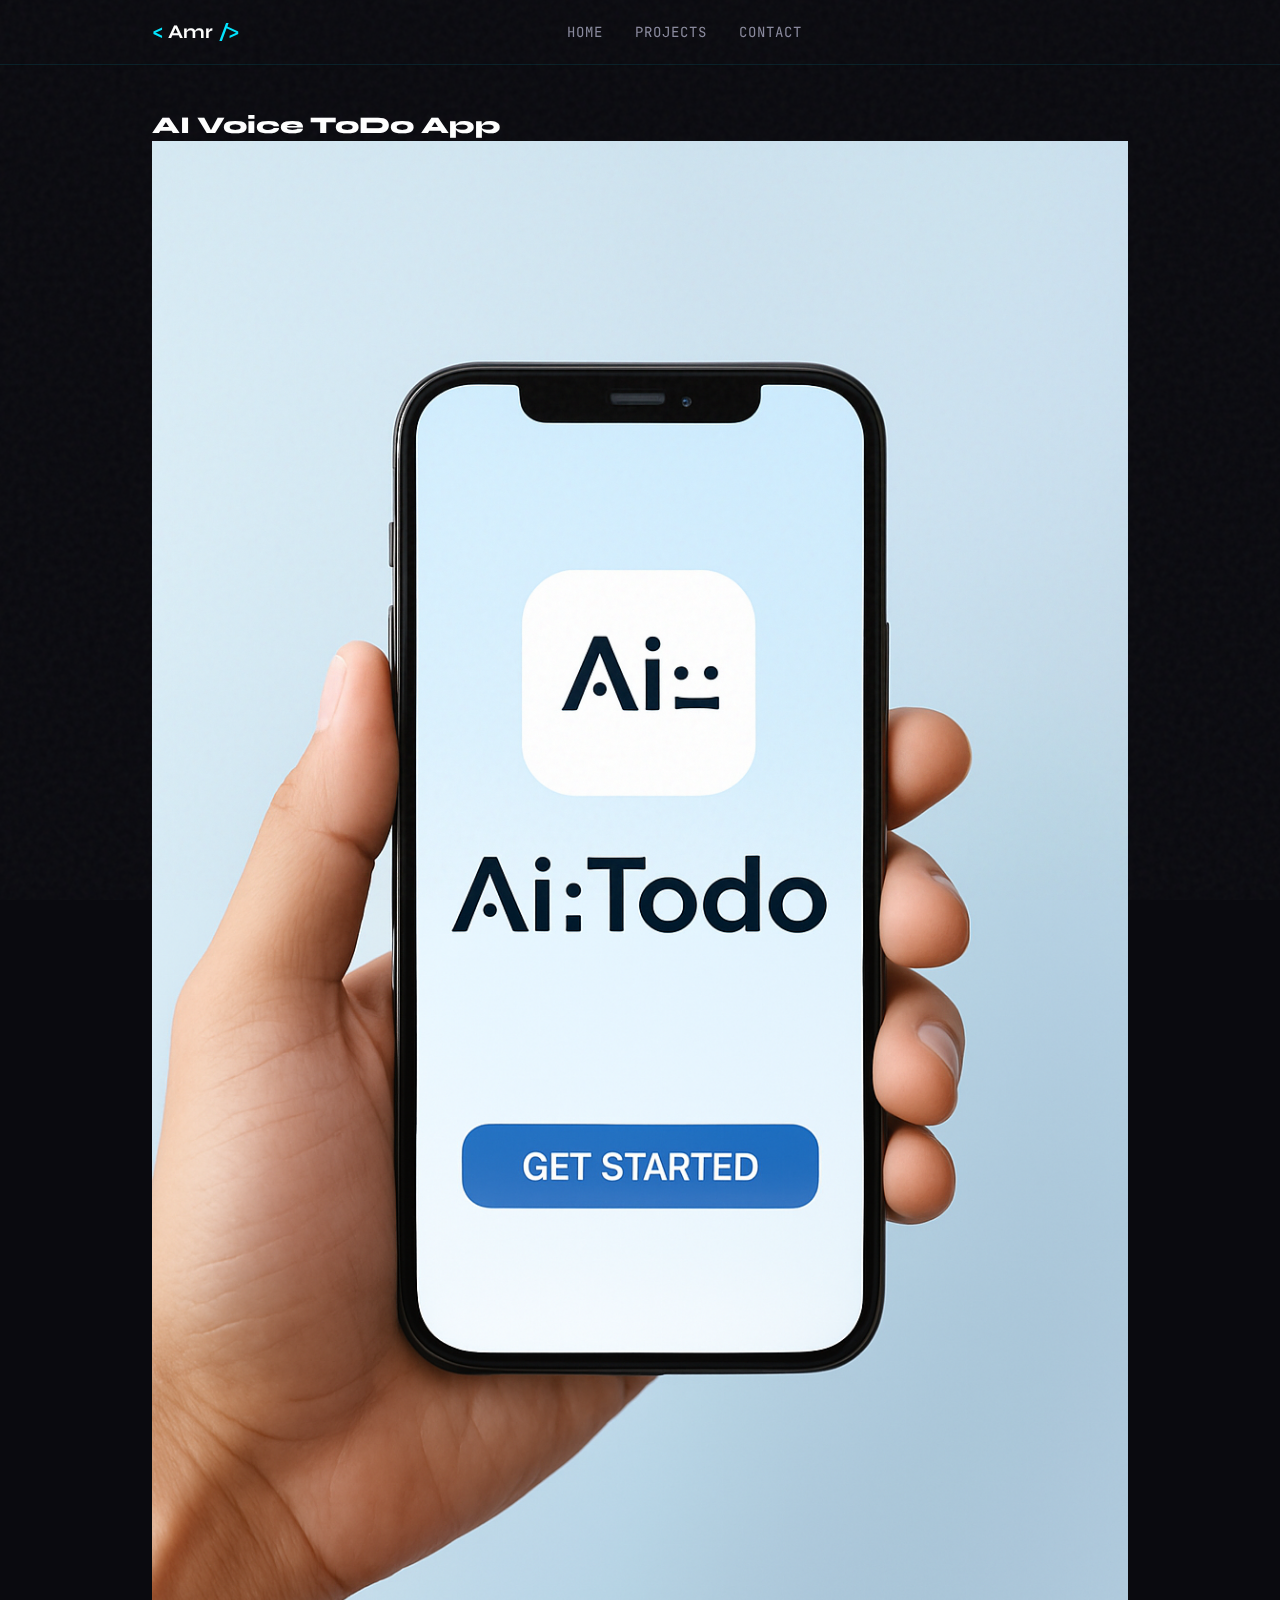
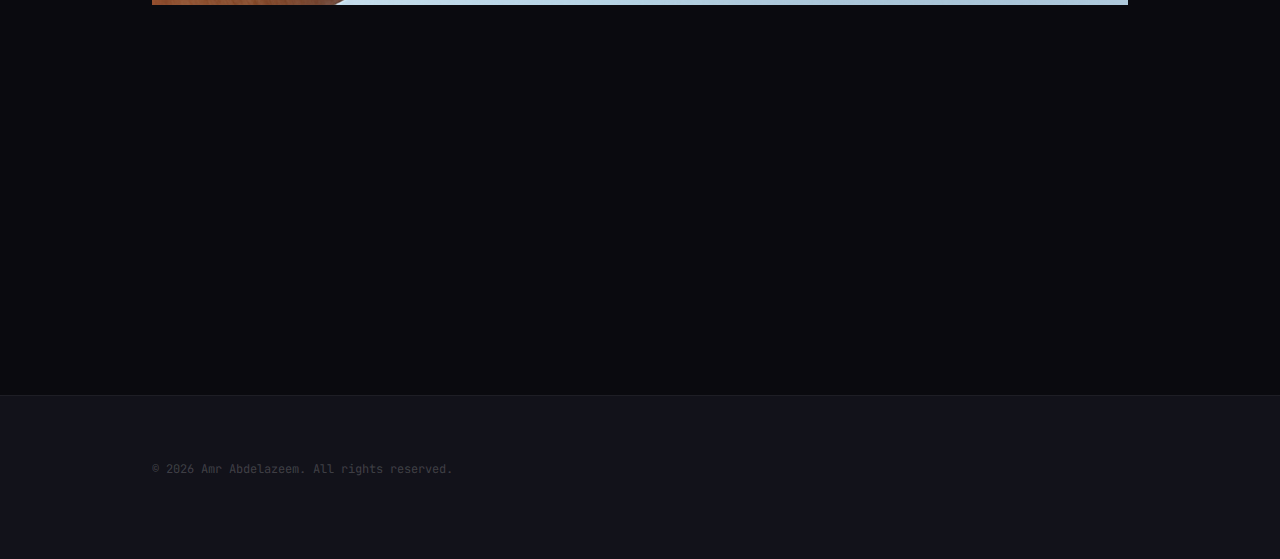
<file: ai_todo_details.html>
<!doctype html>
<html lang="en">
  <head>
    <meta charset="UTF-8" />
    <meta name="viewport" content="width=device-width, initial-scale=1.0" />
    <title>AI Voice ToDo - Project Details</title>

    <link
      href="https://cdnjs.cloudflare.com/ajax/libs/font-awesome/6.4.0/css/all.min.css"
      rel="stylesheet"
    />
    <link
      href="https://fonts.googleapis.com/css2?family=Poppins:wght@400;500;600&display=swap"
      rel="stylesheet"
    />
    <link rel="stylesheet" href="https://unpkg.com/aos@next/dist/aos.css" />

    <link rel="stylesheet" href="styles.css" />

    <style>
      .header {
        background-color: var(--body-color);
        box-shadow: 0 1px 4px rgba(0, 0, 0, 0.15);
      }
      .project-details-section {
        padding-top: 7rem;
        padding-bottom: 3rem;
      }
      .project-details-image {
        object-fit: cover;
      }
    </style>
  </head>

  <body>
    <div id="preloader">
      <div class="loader-content">
        <span class="loader-text">{ Amr }</span>
        <div class="progress-bar"></div>
      </div>
    </div>

    <header class="header" id="header">
      <nav class="nav container">
        <a href="index.html" class="nav__logo">
          <span class="nav__logo-symbol">&lt;</span> Amr
          <span class="nav__logo-symbol">/&gt;</span>
        </a>
        <div class="nav__menu" id="nav-menu">
          <ul class="nav__list">
            <li class="nav__item">
              <a href="index.html#home" class="nav__link">Home</a>
            </li>
            <li class="nav__item">
              <a href="index.html#projects" class="nav__link">Projects</a>
            </li>
            <li class="nav__item">
              <a href="index.html#contact" class="nav__link">Contact</a>
            </li>
          </ul>
          <div class="nav__close" id="nav-close">
            <i class="fas fa-times"></i>
          </div>
        </div>
        <div class="nav__btns">
          <i class="fas fa-moon change-theme" id="theme-button"></i>
          <div class="nav__toggle" id="nav-toggle">
            <i class="fas fa-bars"></i>
          </div>
        </div>
      </nav>
    </header>

    <section class="project-details-section section-white">
      <div class="container">
        <h2 class="section-title" data-aos="fade-down">AI Voice ToDo App</h2>

        <div class="project-details-wrapper">
          <div class="project-media" data-aos="fade-right" data-aos-delay="200">
            <img
              src="assets\ai_todo\ChatGPT Image Sep 9, 2025, 11_29_07 AM.png"
              alt="AI ToDo App Screenshot"
              class="project-details-image"
            />
          </div>

          <div class="project-info" data-aos="fade-left" data-aos-delay="400">
            <h3>Project Overview</h3>
            <p>
              Not your typical To-Do app. <strong>AI Voice ToDo</strong> allows
              you to organize tasks just by speaking. It records your voice,
              uses AI to understand context, and automatically creates
              structured tasks. It features smart reminders and auto-cleanup for
              unfinished voice notes.
            </p>

            <h4 style="margin-top: 1.5rem">Key Features</h4>
            <ul class="project-feature-list">
              <li>
                <strong>Voice-to-Task:</strong> Record tasks instantly using AI
                speech recognition.
              </li>
              <li>
                <strong>Smart Reminders:</strong> Automatic alerts (1h 30m, 1h,
                and 10m before deadlines).
              </li>
              <li>
                <strong>Auto-Correction:</strong> Edit transcribed text easily
                or let the app auto-remove empty notes.
              </li>
              <li>
                <strong>Productivity Focused:</strong> Designed to be hands-free
                and faster than typing.
              </li>
            </ul>

            <div class="project-links">
              <a
                href="https://github.com/amrsaeedcse/ai_todo_app"
                target="_blank"
                class="project-link"
              >
                <i class="fab fa-github"></i> View Code
              </a>

              <a
                href="https://www.linkedin.com/feed/update/urn:li:activity:7371098598056464385/"
                target="_blank"
                class="project-link"
                style="background-color: #0077b5"
              >
                <i class="fab fa-linkedin"></i> Watch Demo
              </a>
            </div>
          </div>
        </div>
      </div>
    </section>

    <footer class="footer">
      <div class="footer__bg">
        <div class="footer__container container">
          <p class="footer__copy" style="text-align: center">
            &#169; 2026 Amr Abdelazeem. All rights reserved.
          </p>
        </div>
      </div>
    </footer>

    <script src="https://unpkg.com/aos@next/dist/aos.js"></script>
    <script>
      /* --- 1. PRELOADER & ANIMATION --- */
      window.addEventListener("load", () => {
        const preloader = document.getElementById("preloader");
        if (preloader) {
          preloader.style.opacity = "0";
          setTimeout(() => {
            preloader.style.display = "none";
          }, 500);
        }
        AOS.init({ duration: 1000, offset: 50, once: true });
      });

      /* --- 2. DARK/LIGHT THEME TOGGLE --- */
      const themeButton = document.getElementById("theme-button");
      const darkTheme = "dark-theme";
      const iconTheme = "fa-sun";
      const selectedTheme = localStorage.getItem("selected-theme");
      const selectedIcon = localStorage.getItem("selected-icon");
      const getCurrentTheme = () =>
        document.body.classList.contains(darkTheme) ? "dark" : "light";
      const getCurrentIcon = () =>
        themeButton.classList.contains(iconTheme) ? "fa-moon" : "fa-sun";

      if (selectedTheme) {
        document.body.classList[selectedTheme === "dark" ? "add" : "remove"](
          darkTheme,
        );
        themeButton.classList[selectedIcon === "fa-moon" ? "add" : "remove"](
          iconTheme,
        );
      }

      themeButton.addEventListener("click", () => {
        document.body.classList.toggle(darkTheme);
        themeButton.classList.toggle(iconTheme);
        localStorage.setItem("selected-theme", getCurrentTheme());
        localStorage.setItem("selected-icon", getCurrentIcon());
      });

      /* --- 3. MOBILE MENU TOGGLE --- */
      const navMenu = document.getElementById("nav-menu"),
        navToggle = document.getElementById("nav-toggle"),
        navClose = document.getElementById("nav-close");

      if (navToggle) {
        navToggle.addEventListener("click", () => {
          navMenu.classList.add("show-menu");
        });
      }
      if (navClose) {
        navClose.addEventListener("click", () => {
          navMenu.classList.remove("show-menu");
        });
      }
    </script>
  </body>
</html>
</file>
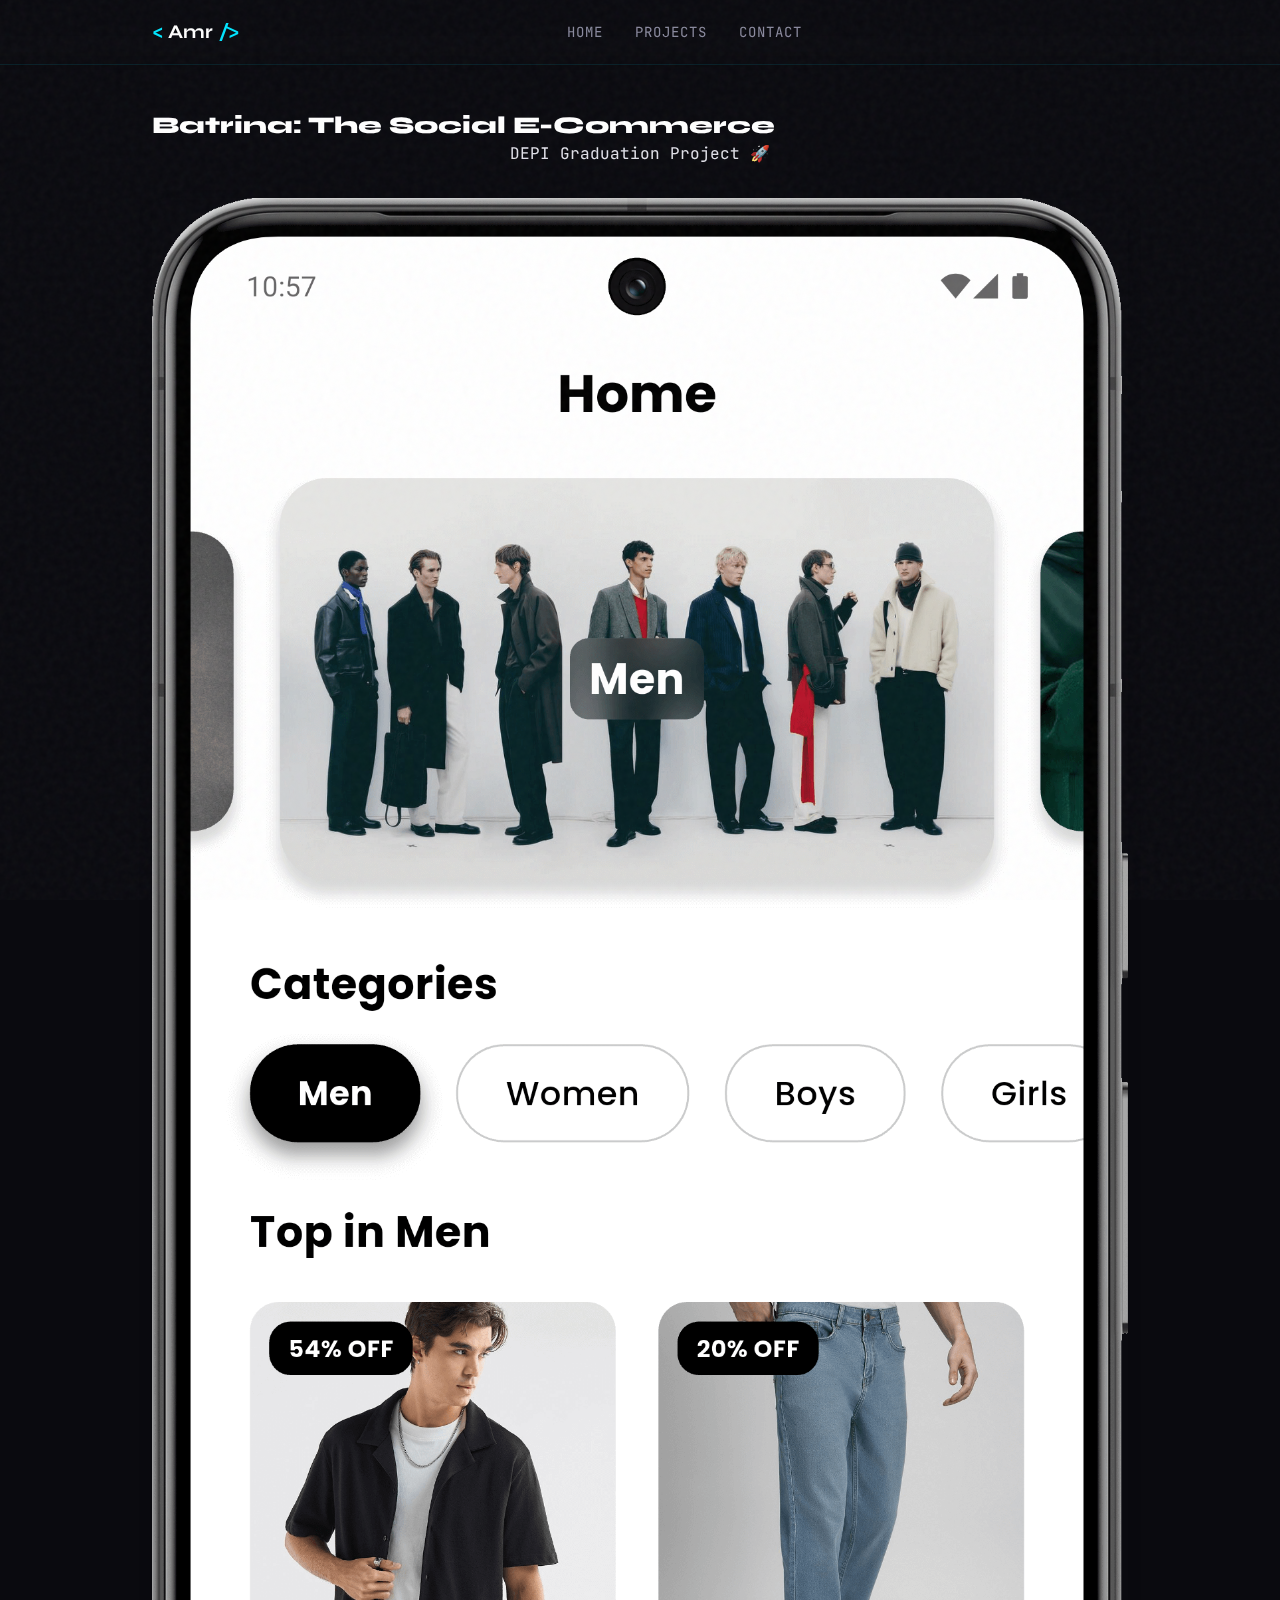
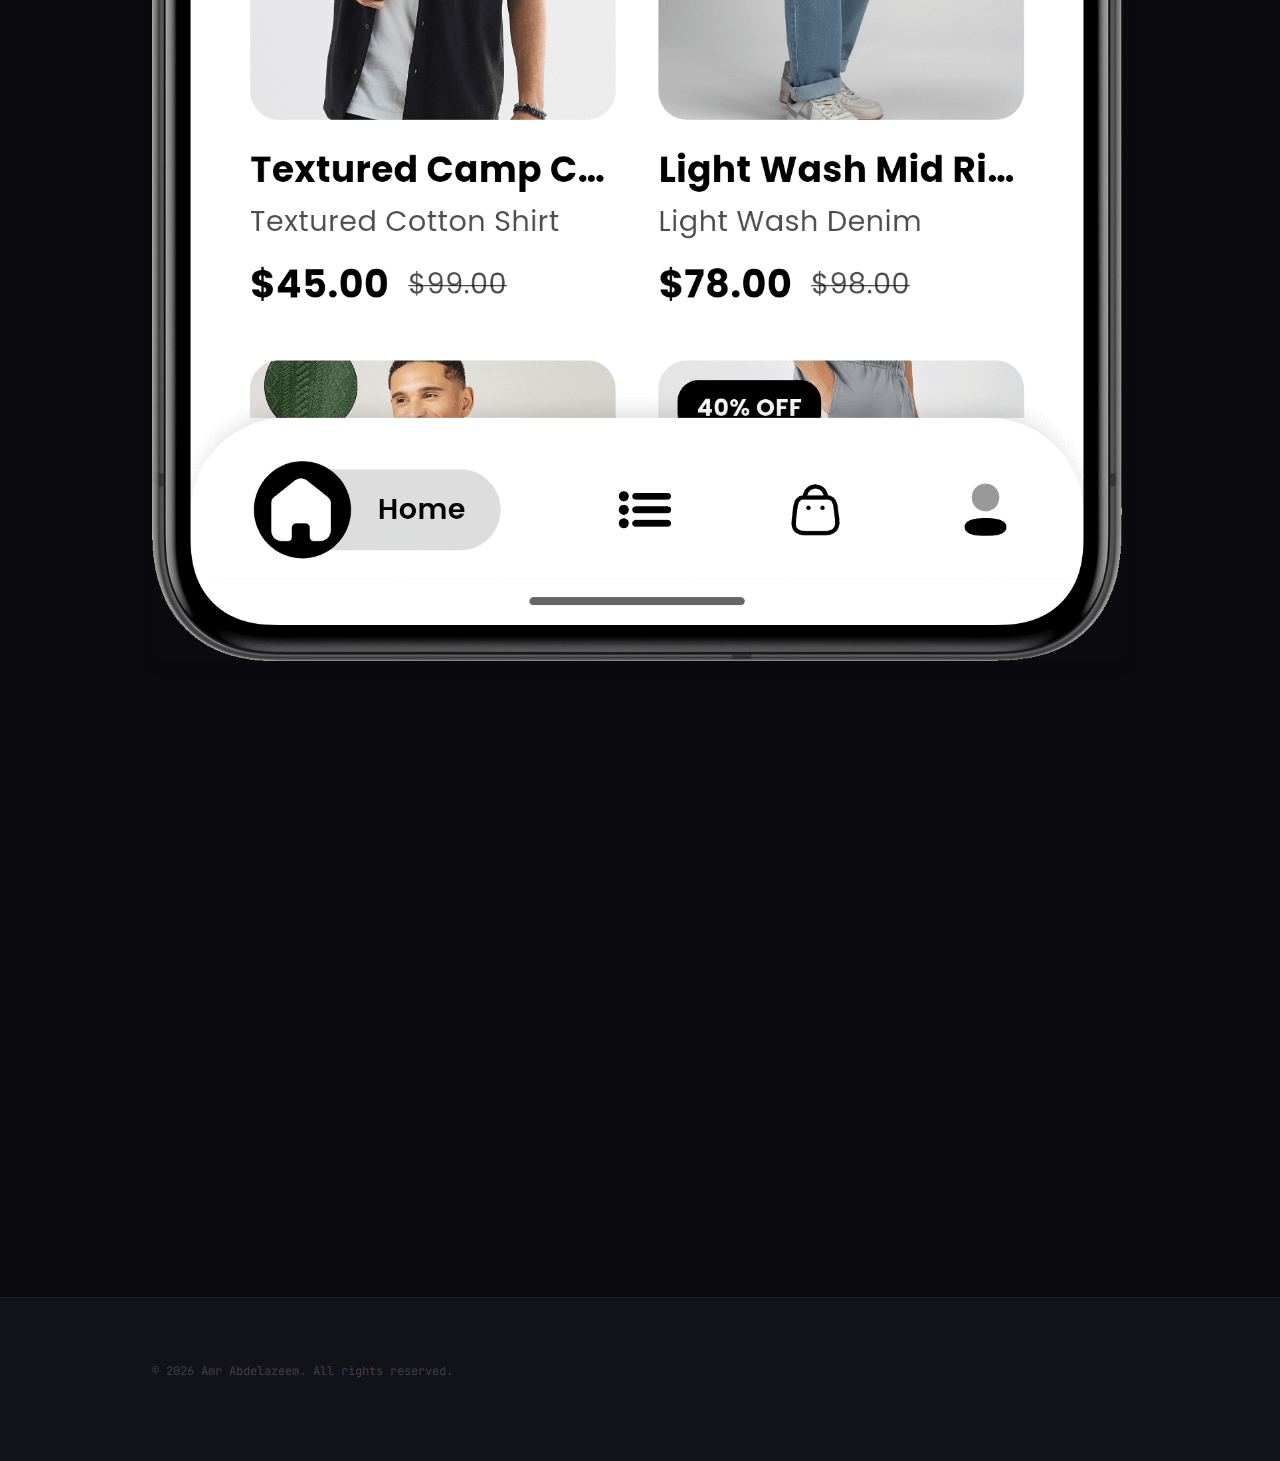
<file: batrina.html>
<!doctype html>
<html lang="en">
  <head>
    <meta charset="UTF-8" />
    <meta name="viewport" content="width=device-width, initial-scale=1.0" />
    <title>Batrina - Social E-Commerce Ecosystem</title>

    <link
      href="https://cdnjs.cloudflare.com/ajax/libs/font-awesome/6.4.0/css/all.min.css"
      rel="stylesheet"
    />
    <link
      href="https://fonts.googleapis.com/css2?family=Poppins:wght@400;500;600&display=swap"
      rel="stylesheet"
    />
    <link rel="stylesheet" href="https://unpkg.com/aos@next/dist/aos.css" />

    <link rel="stylesheet" href="styles.css" />

    <style>
      .header {
        background-color: var(--body-color);
        box-shadow: 0 1px 4px rgba(0, 0, 0, 0.15);
      }
      .project-details-section {
        padding-top: 7rem;
        padding-bottom: 3rem;
      }
      .project-details-image {
        object-fit: cover;
        border-radius: 12px;
        box-shadow: 0 5px 15px rgba(0, 0, 0, 0.1);
      }
      /* تنسيق خاص للقوائم عشان الكلام كتير */
      .tech-highlight {
        margin-top: 1rem;
        padding: 1rem;
        background-color: rgba(0, 0, 0, 0.03); /* لون خلفية خفيف */
        border-radius: 8px;
        border-left: 4px solid var(--first-color);
      }
      body.dark-theme .tech-highlight {
        background-color: rgba(255, 255, 255, 0.05);
      }
    </style>
  </head>

  <body>
    <div id="preloader">
      <div class="loader-content">
        <span class="loader-text">{ Amr }</span>
        <div class="progress-bar"></div>
      </div>
    </div>

    <header class="header" id="header">
      <nav class="nav container">
        <a href="index.html" class="nav__logo">
          <span class="nav__logo-symbol">&lt;</span> Amr
          <span class="nav__logo-symbol">/&gt;</span>
        </a>
        <div class="nav__menu" id="nav-menu">
          <ul class="nav__list">
            <li class="nav__item">
              <a href="index.html#home" class="nav__link">Home</a>
            </li>
            <li class="nav__item">
              <a href="index.html#projects" class="nav__link">Projects</a>
            </li>
            <li class="nav__item">
              <a href="index.html#contact" class="nav__link">Contact</a>
            </li>
          </ul>
          <div class="nav__close" id="nav-close">
            <i class="fas fa-times"></i>
          </div>
        </div>
        <div class="nav__btns">
          <i class="fas fa-moon change-theme" id="theme-button"></i>
          <div class="nav__toggle" id="nav-toggle">
            <i class="fas fa-bars"></i>
          </div>
        </div>
      </nav>
    </header>

    <section class="project-details-section section-white">
      <div class="container">
        <h2 class="section-title" data-aos="fade-down">
          Batrina: The Social E-Commerce
        </h2>
        <p
          style="
            text-align: center;
            margin-bottom: 2rem;
            color: var(--text-color-light);
          "
          data-aos="fade-up"
        >
          DEPI Graduation Project 🚀
        </p>

        <div class="project-details-wrapper">
          <div class="project-media" data-aos="fade-right" data-aos-delay="200">
            <img
              src="assets\batrina\3- Home.png"
              alt="Batrina App Interface"
              class="project-details-image"
            />
          </div>

          <div class="project-info" data-aos="fade-left" data-aos-delay="400">
            <h3>The Philosophy</h3>
            <p>
              Most projects end up in a folder; we built one ready for the App
              Store.
              <strong>Batrina</strong> bridges the gap between "Writing Code"
              and "Engineering a Product." We wanted a system that feels alive,
              social, and silky smooth.
            </p>

            <h4 style="margin-top: 1.5rem">✨ Unique Experience</h4>
            <ul class="project-feature-list">
              <li>
                <strong>Social Shopping:</strong> A full in-app chat system.
                Share products with friends or consult previous buyers without
                leaving the app.
              </li>
              <li>
                <strong>Global UI/UX:</strong> Supports 10+ languages with
                pixel-perfect <strong>RTL Layout</strong> for Arabic and
                OLED-black Dark Mode.
              </li>
              <li>
                <strong>Deep Linking:</strong> Share a product via WhatsApp;
                clicking the link opens the app directly to that specific item.
              </li>
            </ul>

            <div class="tech-highlight">
              <h4 style="margin-top: 0; color: var(--title-color)">
                🔧 Engineering & Architecture
              </h4>
              <ul class="project-feature-list" style="margin-bottom: 0">
                <li>
                  <strong>Dual-Mode Architecture:</strong> One codebase, two
                  roles. The app transforms into a full
                  <strong>Admin Dashboard</strong> with one tap to manage
                  products and track orders.
                </li>
                <li>
                  <strong>Atomic Transactions:</strong> Solved race conditions
                  (e.g., two users buying the last item simultaneously) using
                  database locking. Zero overselling.
                </li>
                <li>
                  <strong>Matrix Inventory:</strong> A real-time engine handling
                  complex (Color × Size) logic updates instantly.
                </li>
              </ul>
            </div>

            <div class="project-links">
              <a
                href="https://github.com/OmarAfifi-CSE/depi-flutter-graduation-project"
                target="_blank"
                class="project-link"
              >
                <i class="fab fa-github"></i> Source Code
              </a>

              <a
                href="https://www.linkedin.com/feed/update/urn:li:activity:7421235049628524544/"
                target="_blank"
                class="project-link"
                style="background-color: #0077b5"
              >
                <i class="fab fa-linkedin"></i> View Post
              </a>
            </div>
          </div>
        </div>
      </div>
    </section>

    <footer class="footer">
      <div class="footer__bg">
        <div class="footer__container container">
          <p class="footer__copy" style="text-align: center">
            &#169; 2026 Amr Abdelazeem. All rights reserved.
          </p>
        </div>
      </div>
    </footer>

    <script src="https://unpkg.com/aos@next/dist/aos.js"></script>
    <script>
      /* --- 1. PRELOADER & ANIMATION --- */
      window.addEventListener("load", () => {
        const preloader = document.getElementById("preloader");
        if (preloader) {
          preloader.style.opacity = "0";
          setTimeout(() => {
            preloader.style.display = "none";
          }, 500);
        }
        AOS.init({ duration: 1000, offset: 50, once: true });
      });

      /* --- 2. DARK/LIGHT THEME TOGGLE --- */
      const themeButton = document.getElementById("theme-button");
      const darkTheme = "dark-theme";
      const iconTheme = "fa-sun";
      const selectedTheme = localStorage.getItem("selected-theme");
      const selectedIcon = localStorage.getItem("selected-icon");
      const getCurrentTheme = () =>
        document.body.classList.contains(darkTheme) ? "dark" : "light";
      const getCurrentIcon = () =>
        themeButton.classList.contains(iconTheme) ? "fa-moon" : "fa-sun";

      if (selectedTheme) {
        document.body.classList[selectedTheme === "dark" ? "add" : "remove"](
          darkTheme,
        );
        themeButton.classList[selectedIcon === "fa-moon" ? "add" : "remove"](
          iconTheme,
        );
      }

      themeButton.addEventListener("click", () => {
        document.body.classList.toggle(darkTheme);
        themeButton.classList.toggle(iconTheme);
        localStorage.setItem("selected-theme", getCurrentTheme());
        localStorage.setItem("selected-icon", getCurrentIcon());
      });

      /* --- 3. MOBILE MENU TOGGLE --- */
      const navMenu = document.getElementById("nav-menu"),
        navToggle = document.getElementById("nav-toggle"),
        navClose = document.getElementById("nav-close");

      if (navToggle) {
        navToggle.addEventListener("click", () => {
          navMenu.classList.add("show-menu");
        });
      }
      if (navClose) {
        navClose.addEventListener("click", () => {
          navMenu.classList.remove("show-menu");
        });
      }
    </script>
  </body>
</html>
</file>
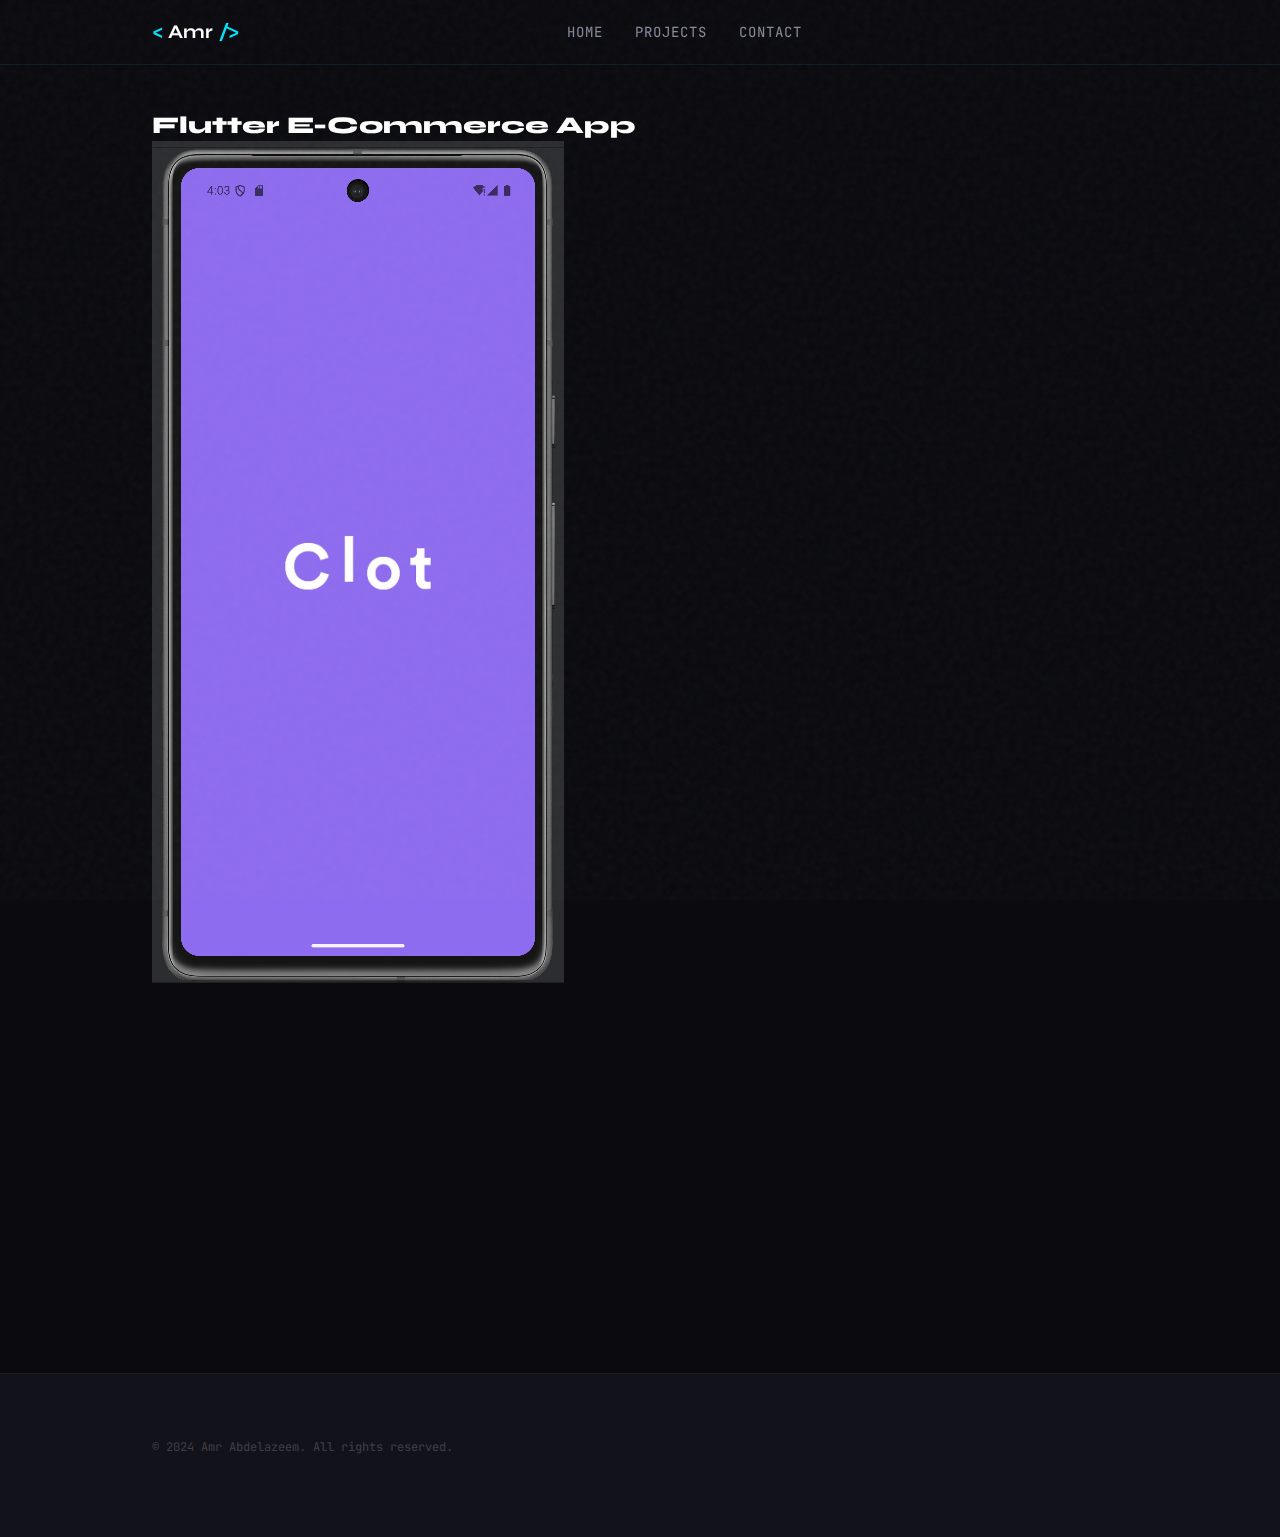
<file: ecommerce-details.html>
<!DOCTYPE html>
<html lang="en">
  <head>
    <meta charset="UTF-8" />
    <meta name="viewport" content="width=device-width, initial-scale=1.0" />
    <title>Flutter E-Commerce - Project Details</title>

    <link
      href="https://cdnjs.cloudflare.com/ajax/libs/font-awesome/6.4.0/css/all.min.css"
      rel="stylesheet"
    />
    <link
      href="https://fonts.googleapis.com/css2?family=Poppins:wght@400;500;600&display=swap"
      rel="stylesheet"
    />
    <link rel="stylesheet" href="https://unpkg.com/aos@next/dist/aos.css" />
    <link rel="stylesheet" href="styles.css" />

    <style>
      .header {
        background-color: var(--body-color);
        box-shadow: 0 1px 4px rgba(0, 0, 0, 0.15);
      }
      .project-details-section {
        padding-top: 7rem;
        padding-bottom: 3rem;
      }
      .project-details-image {
        object-fit: cover;
      }
    </style>
  </head>

  <body>
    <div id="preloader">
      <div class="loader-content">
        <span class="loader-text">{ Amr }</span>
        <div class="progress-bar"></div>
      </div>
    </div>

    <header class="header" id="header">
      <nav class="nav container">
        <a href="index.html" class="nav__logo"
          ><span class="nav__logo-symbol">&lt;</span> Amr
          <span class="nav__logo-symbol">/&gt;</span></a
        >
        <div class="nav__menu" id="nav-menu">
          <ul class="nav__list">
            <li class="nav__item">
              <a href="index.html#home" class="nav__link">Home</a>
            </li>
            <li class="nav__item">
              <a href="index.html#projects" class="nav__link">Projects</a>
            </li>
            <li class="nav__item">
              <a href="index.html#contact" class="nav__link">Contact</a>
            </li>
          </ul>
          <div class="nav__close" id="nav-close">
            <i class="fas fa-times"></i>
          </div>
        </div>
        <div class="nav__btns">
          <i class="fas fa-moon change-theme" id="theme-button"></i>
          <div class="nav__toggle" id="nav-toggle">
            <i class="fas fa-bars"></i>
          </div>
        </div>
      </nav>
    </header>

    <section class="project-details-section section-white">
      <div class="container">
        <h2 class="section-title" data-aos="fade-down">
          Flutter E-Commerce App
        </h2>

        <div class="project-details-wrapper">
          <div class="project-media" data-aos="fade-right" data-aos-delay="200">
            <img
              src="assets/eccomerce-app/Screenshot 2025-08-13 040331.png"
              alt="E-Commerce Screenshot"
              class="project-details-image"
            />
          </div>

          <div class="project-info" data-aos="fade-left" data-aos-delay="400">
            <h3>Project Overview</h3>
            <p>
              A complete shopping application built with Flutter. It features a
              robust authentication system, product filtering, cart management,
              and order tracking simulation. Built with Clean Architecture.
            </p>

            <h4 style="margin-top: 1.5rem">Tech Stack & Features</h4>
            <ul class="project-feature-list">
              <li><strong>Flutter & Dart:</strong> High-performance UI.</li>
              <li>
                <strong>State Management:</strong> Cubit for logic, GetX for UI
                updates.
              </li>
              <li>
                <strong>Firebase:</strong> Auth (Google/Email) & Firestore
                Database.
              </li>
              <li>
                <strong>Architecture:</strong> Clean Architecture with GetIt
                (DI).
              </li>
              <li>
                <strong>Notifications:</strong> Push notifications via Firebase
                Messaging.
              </li>
            </ul>

            <div class="project-links">
              <a
                href="https://github.com/amrsaeedcse/ecommerce-app"
                target="_blank"
                class="project-link"
              >
                <i class="fab fa-github"></i> View Code
              </a>
              <a
                href="https://www.linkedin.com/posts/amrsaeed-cse_my-flutter-practice-app-is-ready-here-activity-7359674370950053888-6P4q"
                target="_blank"
                class="project-link"
                style="background-color: #0077b5"
              >
                <i class="fab fa-linkedin"></i> Watch Demo
              </a>
            </div>
          </div>
        </div>
      </div>
    </section>

    <footer class="footer">
      <div class="footer__bg">
        <div class="footer__container container">
          <p class="footer__copy" style="text-align: center">
            &#169; 2024 Amr Abdelazeem. All rights reserved.
          </p>
        </div>
      </div>
    </footer>

    <script src="https://unpkg.com/aos@next/dist/aos.js"></script>
    <script>
      window.addEventListener("load", () => {
        const preloader = document.getElementById("preloader");
        if (preloader) {
          preloader.style.opacity = "0";
          setTimeout(() => {
            preloader.style.display = "none";
          }, 500);
        }
        AOS.init({ duration: 1000, offset: 50, once: true });
      });
      const themeButton = document.getElementById("theme-button");
      const darkTheme = "dark-theme";
      const iconTheme = "fa-sun";
      const selectedTheme = localStorage.getItem("selected-theme");
      const selectedIcon = localStorage.getItem("selected-icon");
      const getCurrentTheme = () =>
        document.body.classList.contains(darkTheme) ? "dark" : "light";
      const getCurrentIcon = () =>
        themeButton.classList.contains(iconTheme) ? "fa-moon" : "fa-sun";
      if (selectedTheme) {
        document.body.classList[selectedTheme === "dark" ? "add" : "remove"](
          darkTheme
        );
        themeButton.classList[selectedIcon === "fa-moon" ? "add" : "remove"](
          iconTheme
        );
      }
      themeButton.addEventListener("click", () => {
        document.body.classList.toggle(darkTheme);
        themeButton.classList.toggle(iconTheme);
        localStorage.setItem("selected-theme", getCurrentTheme());
        localStorage.setItem("selected-icon", getCurrentIcon());
      });
      const navMenu = document.getElementById("nav-menu"),
        navToggle = document.getElementById("nav-toggle"),
        navClose = document.getElementById("nav-close");
      if (navToggle) {
        navToggle.addEventListener("click", () => {
          navMenu.classList.add("show-menu");
        });
      }
      if (navClose) {
        navClose.addEventListener("click", () => {
          navMenu.classList.remove("show-menu");
        });
      }
    </script>
  </body>
</html>
</file>
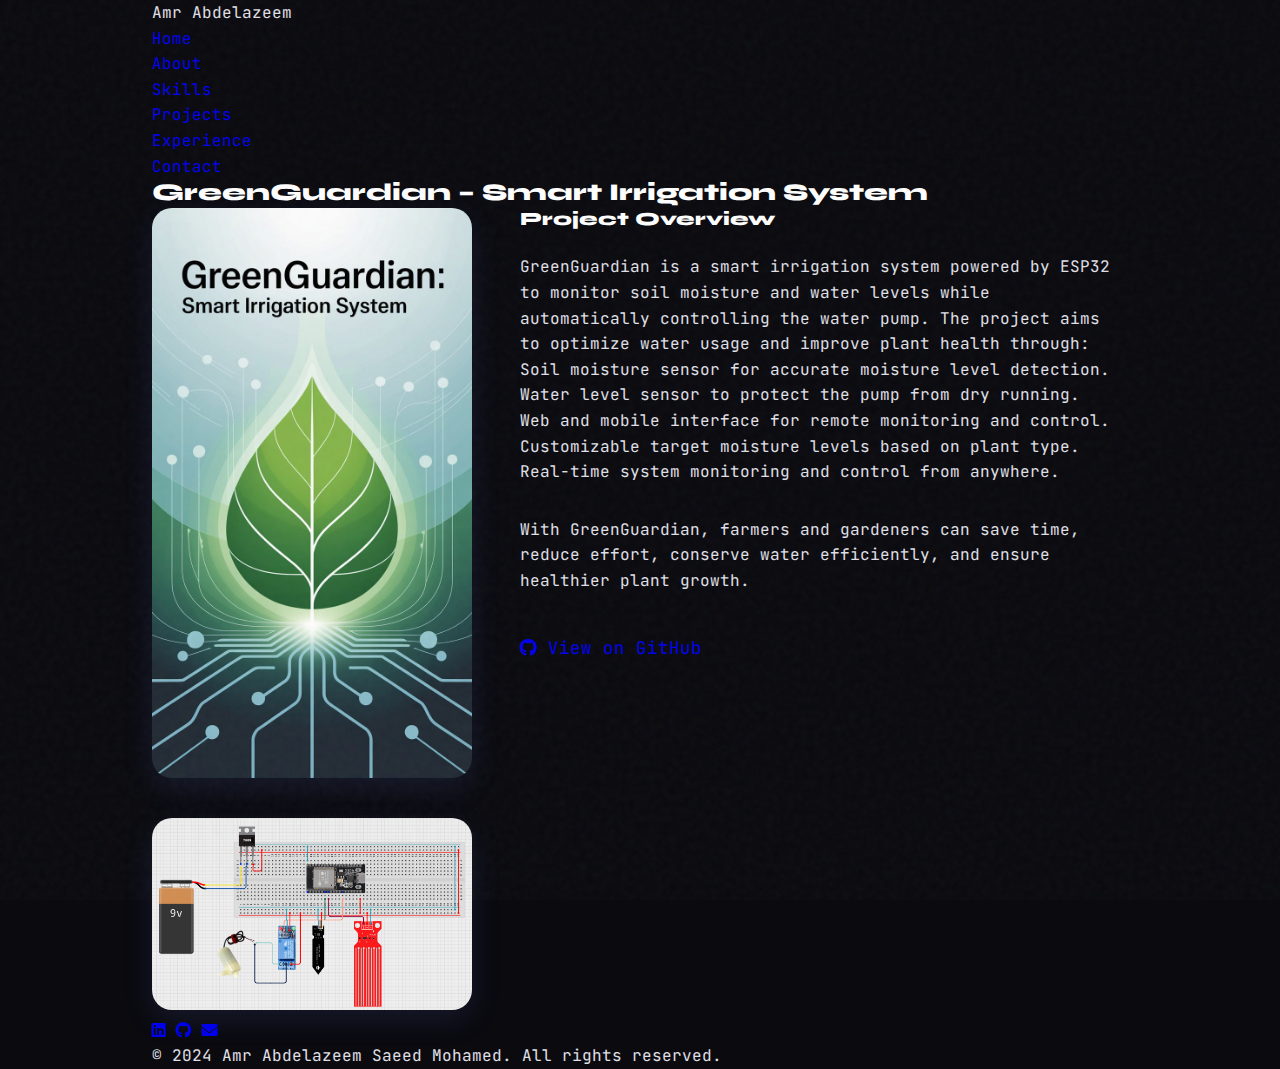
<file: greenguardian-details.html>
<!-- Create a new file: greenguardian-details.html -->
<!DOCTYPE html>
<html lang="en">

<head>
    <meta charset="UTF-8">
    <meta name="viewport" content="width=device-width, initial-scale=1.0">
    <title>GreenGuardian – Smart Irrigation System - Project Details</title>
    <link href="https://cdnjs.cloudflare.com/ajax/libs/font-awesome/6.0.0/css/all.min.css" rel="stylesheet">
    <link rel="stylesheet" href="styles.css">
</head>

<body>
    <nav id="navbar">
        <div class="container">
            <div class="logo">Amr Abdelazeem</div>
            <ul class="nav-links">
                <li><a href="index.html#home">Home</a></li>
                <li><a href="index.html#about">About</a></li>
                <li><a href="index.html#skills">Skills</a></li>
                <li><a href="index.html#projects">Projects</a></li>
                <li><a href="index.html#experience">Experience</a></li>
                <li><a href="index.html#contact">Contact</a></li>
            </ul>
        </div>
    </nav>

    <section class="section-white">
        <div class="container">
            <h2 class="section-title">GreenGuardian – Smart Irrigation System</h2>
            <div class="project-details-content"
                style="display: flex; flex-wrap: wrap; gap: 3rem; align-items: flex-start;">
                <div style="flex:1; min-width:320px;">
                    <img src="assets/GreenGuardian/cover.jpeg" alt="GreenGuardian Cover" class="project-details-image"
                        style="width:100%;max-width:400px;border-radius:20px;box-shadow:0 10px 30px rgba(102,126,234,0.13);margin-bottom:2rem;">
                    <img src="assets/GreenGuardian/GreenGuardian.png" alt="GreenGuardian System"
                        class="project-details-image"
                        style="width:100%;max-width:400px;border-radius:20px;box-shadow:0 10px 30px rgba(102,126,234,0.13);">
                </div>
                <div style="flex:2; min-width:320px;">
                    <h3 style="margin-bottom:1.5rem;">Project Overview</h3>
                    <p>
                        GreenGuardian is a smart irrigation system powered by ESP32 to monitor soil moisture and water
                        levels while automatically controlling the water pump.
                        The project aims to optimize water usage and improve plant health through:
                    </p>
                    <ul class="project-feature-list" style="margin-bottom:2rem;">
                        <li>Soil moisture sensor for accurate moisture level detection.</li>
                        <li>Water level sensor to protect the pump from dry running.</li>
                        <li>Web and mobile interface for remote monitoring and control.</li>
                        <li>Customizable target moisture levels based on plant type.</li>
                        <li>Real-time system monitoring and control from anywhere.</li>
                    </ul>
                    <p>
                        With GreenGuardian, farmers and gardeners can save time, reduce effort, conserve water
                        efficiently, and ensure healthier plant growth.
                    </p>
                    <div class="project-links" style="margin-top:2.5rem;">
                        <a href="https://github.com/amrsaeedcse/greenGurdian" target="_blank" class="project-link"
                            style="font-size:1.1rem;">
                            <i class="fab fa-github"></i> View on GitHub
                        </a>
                    </div>
                </div>
            </div>
        </div>
    </section>

    <footer>
        <div class="container">
            <div class="social-links">
                <a href="https://www.linkedin.com/in/amrsaeed-cse/" target="_blank"><i class="fab fa-linkedin"></i></a>
                <a href="https://github.com/amrsaeedcse" target="_blank"><i class="fab fa-github"></i></a>
                <a href="mailto:amrabdelazeem117@gmail.com" target="_blank"><i class="fas fa-envelope"></i></a>
            </div>
            <p>&copy; 2024 Amr Abdelazeem Saeed Mohamed. All rights reserved.</p>
        </div>
    </footer>
    <script src="script.js"></script>
</body>

</html>
</file>
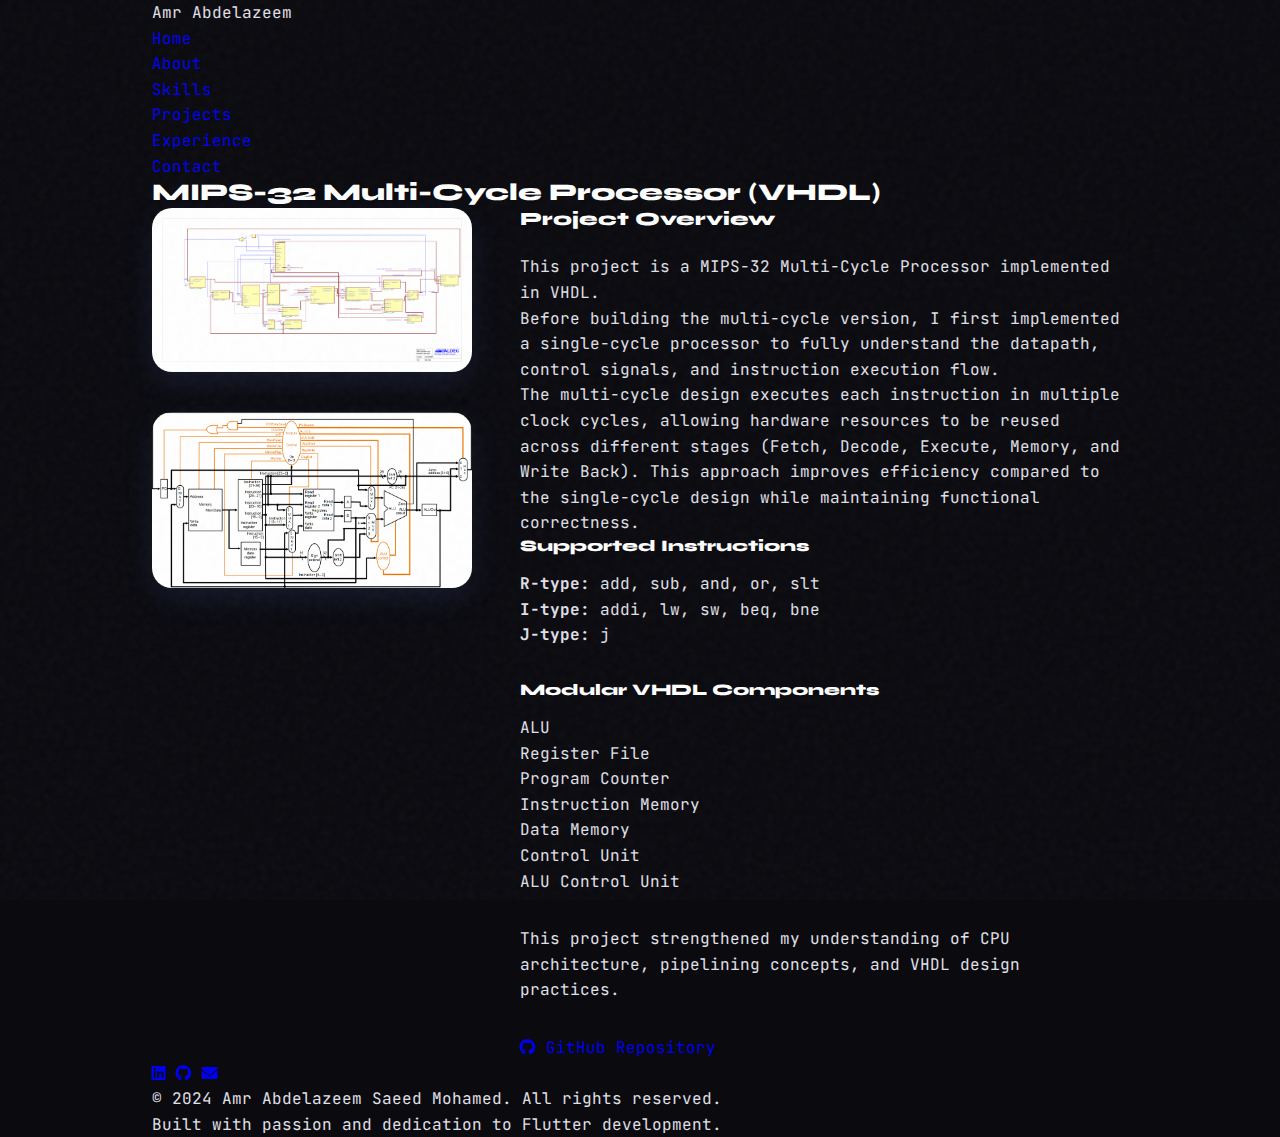
<file: mips-details.html>
<!-- Create a new file: mips-details.html -->
<!DOCTYPE html>
<html lang="en">

<head>
    <meta charset="UTF-8">
    <meta name="viewport" content="width=device-width, initial-scale=1.0">
    <title>MIPS-32 Multi-Cycle Processor (VHDL) - Project Details</title>
    <link href="https://cdnjs.cloudflare.com/ajax/libs/font-awesome/6.0.0/css/all.min.css" rel="stylesheet">
    <link rel="stylesheet" href="styles.css">
</head>

<body>
    <nav id="navbar">
        <div class="container">
            <div class="logo">Amr Abdelazeem</div>
            <ul class="nav-links">
                <li><a href="index.html#home">Home</a></li>
                <li><a href="index.html#about">About</a></li>
                <li><a href="index.html#skills">Skills</a></li>
                <li><a href="index.html#projects">Projects</a></li>
                <li><a href="index.html#experience">Experience</a></li>
                <li><a href="index.html#contact">Contact</a></li>
            </ul>
        </div>
    </nav>

    <section class="section-white">
        <div class="container">
            <h2 class="section-title">MIPS-32 Multi-Cycle Processor (VHDL)</h2>
            <div class="project-details-content"
                style="display: flex; flex-wrap: wrap; gap: 3rem; align-items: flex-start;">
                <div style="flex:1; min-width:320px;">
                    <img src="assets\mips-32\MIPS32_Block.png" alt="MIPS-32 Block Diagram" class="project-details-image"
                        style="width:100%;max-width:400px;border-radius:20px;box-shadow:0 10px 30px rgba(102,126,234,0.13);margin-bottom:2rem;">
                    <img src="assets\mips-32\MIPS32_multi-cycle_diagram.png" alt="MIPS-32 Multi-Cycle Diagram"
                        class="project-details-image"
                        style="width:100%;max-width:400px;border-radius:20px;box-shadow:0 10px 30px rgba(102,126,234,0.13);">
                </div>
                <div style="flex:2; min-width:320px;">
                    <h3 style="margin-bottom:1.5rem;">Project Overview</h3>
                    <p>
                        This project is a MIPS-32 Multi-Cycle Processor implemented in VHDL.<br>
                        Before building the multi-cycle version, I first implemented a single-cycle processor to fully
                        understand the datapath, control signals, and instruction execution flow.
                    </p>
                    <p>
                        The multi-cycle design executes each instruction in multiple clock cycles, allowing hardware
                        resources to be reused across different stages (Fetch, Decode, Execute, Memory, and Write Back).
                        This approach improves efficiency compared to the single-cycle design while maintaining
                        functional correctness.
                    </p>
                    <h4 style="margin-bottom:1rem;">Supported Instructions</h4>
                    <ul class="project-tech-list" style="margin-bottom:2rem;">
                        <li><strong>R-type:</strong> add, sub, and, or, slt</li>
                        <li><strong>I-type:</strong> addi, lw, sw, beq, bne</li>
                        <li><strong>J-type:</strong> j</li>
                    </ul>
                    <h4 style="margin-bottom:1rem;">Modular VHDL Components</h4>
                    <ul class="project-feature-list">
                        <li>ALU</li>
                        <li>Register File</li>
                        <li>Program Counter</li>
                        <li>Instruction Memory</li>
                        <li>Data Memory</li>
                        <li>Control Unit</li>
                        <li>ALU Control Unit</li>
                    </ul>
                    <p style="margin-top:2rem;">
                        This project strengthened my understanding of CPU architecture, pipelining concepts, and VHDL
                        design practices.
                    </p>
                    <div class="project-links" style="margin-top:2rem;">
                        <a href="https://github.com/amrsaeedcse/mips-32/tree/main/src" target="_blank"
                            class="project-link"><i class="fab fa-github"></i> GitHub Repository</a>
                    </div>
                </div>
            </div>
        </div>
    </section>

    <footer>
        <div class="container">
            <div class="social-links">
                <a href="https://www.linkedin.com/in/amrsaeed-cse/" target="_blank"><i class="fab fa-linkedin"></i></a>
                <a href="https://github.com/amrsaeedcse" target="_blank"><i class="fab fa-github"></i></a>
                <a href="mailto:amrabdelazeem117@gmail.com" target="_blank"><i class="fas fa-envelope"></i></a>
            </div>
            <p>&copy; 2024 Amr Abdelazeem Saeed Mohamed. All rights reserved.</p>
            <p>Built with passion and dedication to Flutter development.</p>
        </div>
    </footer>
    <script src="script.js"></script>
</body>

</html>
</file>
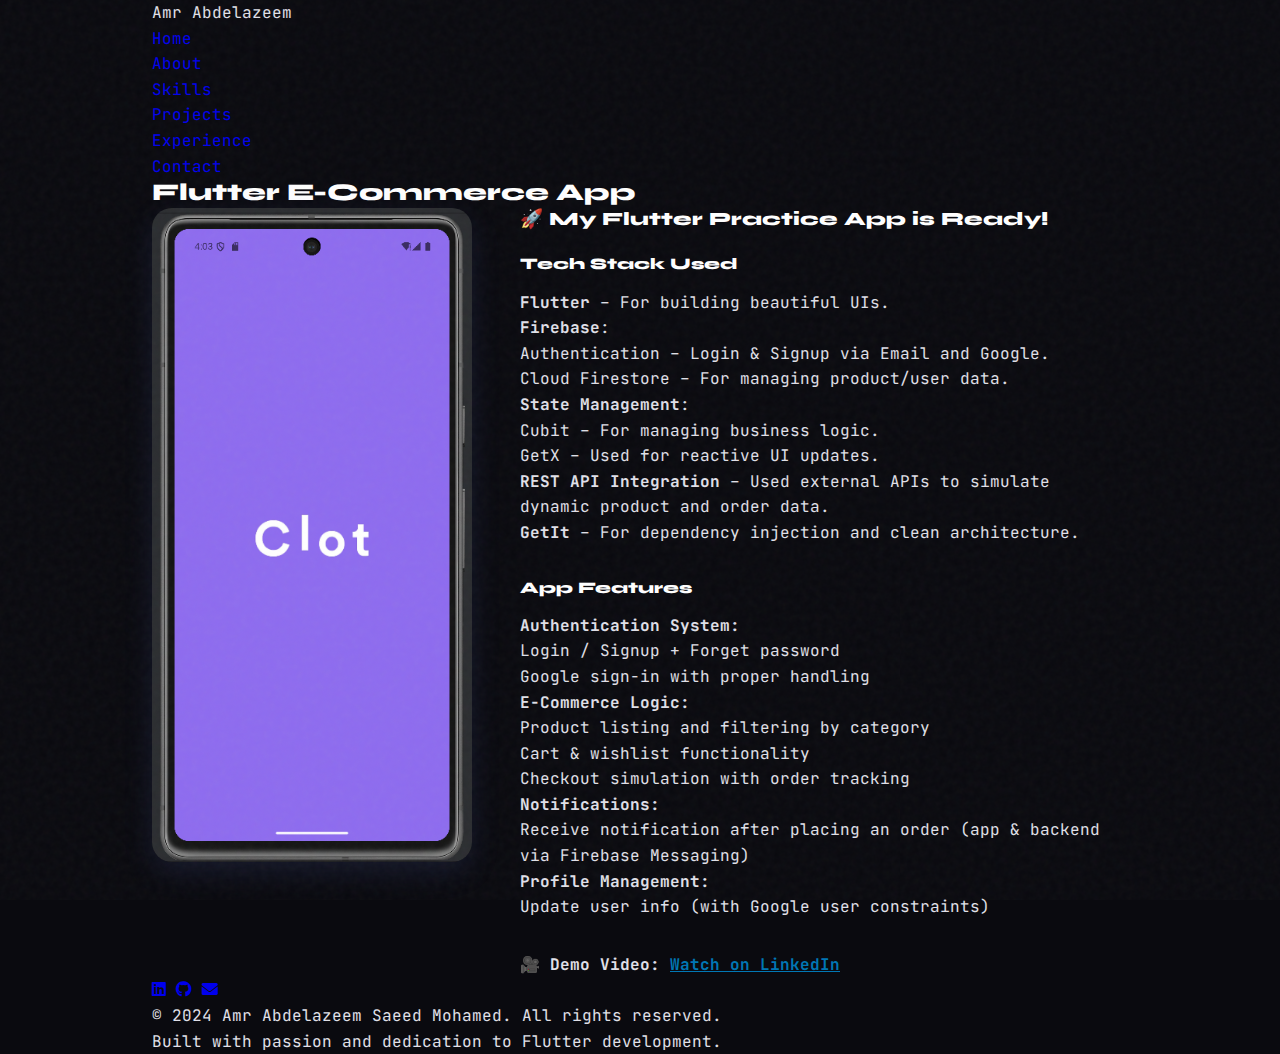
<file: project-details.html>
<!DOCTYPE html>
<html lang="en">

<head>
    <meta charset="UTF-8">
    <meta name="viewport" content="width=device-width, initial-scale=1.0">
    <title>Flutter E-Commerce App - Project Details</title>
    <link href="https://cdnjs.cloudflare.com/ajax/libs/font-awesome/6.0.0/css/all.min.css" rel="stylesheet">
    <link rel="stylesheet" href="styles.css">
</head>

<body>
    <nav id="navbar">
        <div class="container">
            <div class="logo">Amr Abdelazeem</div>
            <ul class="nav-links">
                <li><a href="index.html#home">Home</a></li>
                <li><a href="index.html#about">About</a></li>
                <li><a href="index.html#skills">Skills</a></li>
                <li><a href="index.html#projects">Projects</a></li>
                <li><a href="index.html#experience">Experience</a></li>
                <li><a href="index.html#contact">Contact</a></li>
            </ul>
        </div>
    </nav>

    <section class="section-white">
        <div class="container">
            <h2 class="section-title">Flutter E-Commerce App</h2>
            <div class="project-details-content"
                style="display: flex; flex-wrap: wrap; gap: 3rem; align-items: flex-start;">
                <div style="flex:1; min-width:320px;">
                    <img src="assets\eccomerce-app\Screenshot 2025-08-13 040331.png"
                        alt="Flutter E-Commerce App Screenshot" class="project-details-image"
                        style="width:100%;max-width:400px;border-radius:20px;box-shadow:0 10px 30px rgba(102,126,234,0.13);margin-bottom:2rem;">
                </div>
                <div style="flex:2; min-width:320px;">
                    <h3 style="margin-bottom:1.5rem;">🚀 My Flutter Practice App is Ready!</h3>
                    <h4 style="margin-bottom:1rem;">Tech Stack Used</h4>
                    <ul class="project-tech-list" style="margin-bottom:2rem;">
                        <li><strong>Flutter</strong> – For building beautiful UIs.</li>
                        <li><strong>Firebase</strong>:
                            <ul>
                                <li>Authentication – Login & Signup via Email and Google.</li>
                                <li>Cloud Firestore – For managing product/user data.</li>
                            </ul>
                        </li>
                        <li><strong>State Management</strong>:
                            <ul>
                                <li>Cubit – For managing business logic.</li>
                                <li>GetX – Used for reactive UI updates.</li>
                            </ul>
                        </li>
                        <li><strong>REST API Integration</strong> – Used external APIs to simulate dynamic product and
                            order data.</li>
                        <li><strong>GetIt</strong> – For dependency injection and clean architecture.</li>
                    </ul>
                    <h4 style="margin-bottom:1rem;">App Features</h4>
                    <ul class="project-feature-list">
                        <li><strong>Authentication System:</strong>
                            <ul>
                                <li>Login / Signup + Forget password</li>
                                <li>Google sign-in with proper handling</li>
                            </ul>
                        </li>
                        <li><strong>E-Commerce Logic:</strong>
                            <ul>
                                <li>Product listing and filtering by category</li>
                                <li>Cart & wishlist functionality</li>
                                <li>Checkout simulation with order tracking</li>
                            </ul>
                        </li>
                        <li><strong>Notifications:</strong>
                            <ul>
                                <li>Receive notification after placing an order (app & backend via Firebase Messaging)
                                </li>
                            </ul>
                        </li>
                        <li><strong>Profile Management:</strong>
                            <ul>
                                <li>Update user info (with Google user constraints)</li>
                            </ul>
                        </li>
                    </ul>
                    <p style="margin-top:2rem;">
                        🎥 <strong>Demo Video:</strong>
                        <a href="https://www.linkedin.com/posts/amrsaeed-cse_my-flutter-practice-app-is-ready-here-activity-7359674370950053888-6P4q?utm_source=share&utm_medium=member_desktop&rcm=ACoAAFyC4M8BvQ-l5vDknAcvGVjZ-Whjuh7Cne8"
                            target="_blank" style="color:#0077b5;text-decoration:underline;font-weight:bold;">
                            Watch on LinkedIn
                        </a>
                    </p>
                </div>
            </div>
        </div>
    </section>

    <footer>
        <div class="container">
            <div class="social-links">
                <a href="https://www.linkedin.com/in/amrsaeed-cse/" target="_blank"><i class="fab fa-linkedin"></i></a>
                <a href="https://github.com/amrsaeedcse" target="_blank"><i class="fab fa-github"></i></a>
                <a href="mailto:amrabdelazeem117@gmail.com" target="_blank"><i class="fas fa-envelope"></i></a>
            </div>
            <p>&copy; 2024 Amr Abdelazeem Saeed Mohamed. All rights reserved.</p>
            <p>Built with passion and dedication to Flutter development.</p>
        </div>
    </footer>
    <script src="script.js"></script>
</body>

</html>
</file>
<file: styles.css>
/*==================== GOOGLE FONTS ====================*/
@import url("https://fonts.googleapis.com/css2?family=JetBrains+Mono:wght@400;500;700&family=Syne:wght@400;600;800&display=swap");

/*==================== DARK FORGE VARIABLES ====================*/
:root {
  --header-height: 4rem;

  /* Colors */
  --bg: #0a0a0f;
  --surface: #12121a;
  --surface-light: #1c1c24;
  --accent-cyan: #00e5ff;
  --accent-cyan-glow: rgba(0, 229, 255, 0.3);
  --accent-amber: #ff9500;
  --accent-amber-glow: rgba(255, 149, 0, 0.3);
  
  --text: #e0e0e8;
  --text-muted: #8a8a9e;

  /* Typography */
  --font-display: "Syne", sans-serif;
  --font-code: "JetBrains Mono", monospace;

  --big-font-size: 3.5rem;
  --h1-font-size: 2.5rem;
  --h2-font-size: 2rem;
  --h3-font-size: 1.25rem;
  --normal-font-size: 1rem;
  --small-font-size: 0.875rem;
  --smaller-font-size: 0.75rem;

  /* Weights */
  --weight-regular: 400;
  --weight-medium: 500;
  --weight-bold: 700;
  --weight-extrabold: 800;

  /* Z-Index */
  --z-canvas: -1;
  --z-normal: 1;
  --z-tooltip: 10;
  --z-fixed: 100;
  --z-cursor: 9999;
}

@media screen and (max-width: 768px) {
  :root {
    --big-font-size: 2.5rem;
    --h1-font-size: 2rem;
    --h2-font-size: 1.5rem;
  }
}

/*==================== BASE ====================*/
* {
  box-sizing: border-box;
  padding: 0;
  margin: 0;
  /* Hide default cursor on desktop */
  cursor: none !important;
}

html {
  scroll-behavior: smooth;
}

body {
  background-color: var(--bg);
  color: var(--text);
  font-family: var(--font-code);
  font-size: var(--normal-font-size);
  line-height: 1.6;
  overflow-x: hidden;
  position: relative;
}

/* CSS Grain Overlay */
body::after {
  content: "";
  position: fixed;
  top: 0;
  left: 0;
  width: 100vw;
  height: 100vh;
  pointer-events: none;
  z-index: 999;
  opacity: 0.04;
  background-image: url("data:image/svg+xml,%3Csvg viewBox='0 0 200 200' xmlns='http://www.w3.org/2000/svg'%3E%3Cfilter id='noiseFilter'%3E%3CfeTurbulence type='fractalNoise' baseFrequency='0.65' numOctaves='3' stitchTiles='stitch'/%3E%3C/filter%3E%3Crect width='100%25' height='100%25' filter='url(%23noiseFilter)'/%3E%3C/svg%3E");
}

h1, h2, h3, h4 {
  font-family: var(--font-display);
  font-weight: var(--weight-extrabold);
  color: #fff;
  line-height: 1.2;
}

ul { list-style: none; }
a { text-decoration: none; cursor: none !important; }
img { max-width: 100%; height: auto; }

/*==================== CUSTOM CURSOR ====================*/
#custom-cursor {
  position: fixed;
  top: 0;
  left: 0;
  width: 8px;
  height: 8px;
  background-color: var(--accent-cyan);
  border-radius: 50%;
  transform: translate(-50%, -50%);
  pointer-events: none;
  z-index: var(--z-cursor);
  transition: width 0.2s, height 0.2s, background-color 0.2s;
}

#cursor-ring {
  position: fixed;
  top: 0;
  left: 0;
  width: 32px;
  height: 32px;
  border: 1px solid rgba(0, 229, 255, 0.5);
  border-radius: 50%;
  transform: translate(-50%, -50%);
  pointer-events: none;
  z-index: var(--z-cursor);
  transition: width 0.2s, height 0.2s, border-color 0.2s;
  transition-timing-function: ease-out;
}

/* Cursor Hover States */
.hover-target #custom-cursor {
  width: 12px;
  height: 12px;
  background-color: var(--accent-amber);
}
.hover-target #cursor-ring {
  width: 48px;
  height: 48px;
  border-color: var(--accent-amber);
  background-color: rgba(255, 149, 0, 0.1);
}

@media screen and (max-width: 768px) {
  * { cursor: auto !important; }
  a { cursor: pointer !important; }
  #custom-cursor, #cursor-ring { display: none !important; }
}

/*==================== REUSABLE ====================*/
.container {
  max-width: 1024px;
  margin: 0 auto;
  padding: 0 1.5rem;
}

.grid {
  display: grid;
  gap: 2rem;
}

.section {
  padding: 8rem 0;
  position: relative;
  z-index: var(--z-normal);
}

.section__title {
  text-align: left;
  font-size: var(--h1-font-size);
  margin-bottom: 3rem;
  position: relative;
  padding-left: 1.5rem;
}

.section__title::before {
  content: "";
  position: absolute;
  left: 0;
  top: 10%;
  height: 80%;
  width: 4px;
  background: var(--accent-cyan);
  box-shadow: 0 0 10px var(--accent-cyan-glow);
  transform: skewX(-15deg);
}

.section__title::after {
  content: attr(data-heading);
  display: block;
  font-family: var(--font-code);
  font-size: var(--small-font-size);
  color: var(--accent-cyan);
  letter-spacing: 2px;
  text-transform: uppercase;
  margin-bottom: 0.5rem;
  font-weight: var(--weight-medium);
}

/*==================== HEADER & NAV ====================*/
.header {
  width: 100%;
  position: fixed;
  top: 0;
  left: 0;
  z-index: var(--z-fixed);
  background: rgba(10, 10, 15, 0.7);
  backdrop-filter: blur(12px);
  -webkit-backdrop-filter: blur(12px);
  border-bottom: 1px solid rgba(0, 229, 255, 0.1);
  transition: 0.3s;
}

.scroll-header {
  box-shadow: 0 4px 20px rgba(0, 0, 0, 0.5);
  border-bottom: 1px solid rgba(0, 229, 255, 0.3);
}

.nav {
  height: var(--header-height);
  display: flex;
  justify-content: space-between;
  align-items: center;
}

.nav__logo {
  color: #fff;
  font-family: var(--font-display);
  font-weight: var(--weight-bold);
  font-size: 1.2rem;
  display: flex;
  align-items: center;
  gap: 0.25rem;
}

.nav__logo-symbol {
  color: var(--accent-cyan);
  font-family: var(--font-code);
}

.nav__list {
  display: flex;
  gap: 2rem;
}

.nav__link {
  color: var(--text-muted);
  font-family: var(--font-code);
  font-size: var(--small-font-size);
  text-transform: uppercase;
  letter-spacing: 1px;
  transition: 0.3s;
  position: relative;
}

.nav__link:hover, .active-link {
  color: var(--accent-cyan);
}

.nav__link::after {
  content: "";
  position: absolute;
  bottom: -4px;
  left: 0;
  width: 0;
  height: 2px;
  background: var(--accent-cyan);
  transition: 0.3s;
  box-shadow: 0 0 8px var(--accent-cyan-glow);
}

.nav__link:hover::after, .active-link::after {
  width: 100%;
}

.nav__toggle, .nav__close {
  display: none;
  font-size: 1.5rem;
  color: var(--text);
}

.nav__btns {
  display: flex;
  align-items: center;
  gap: 1rem;
}

.change-theme {
  display: none; /* Dark Forge is permanently dark */
}

@media screen and (max-width: 768px) {
  .nav__menu {
    position: fixed;
    top: -100%;
    left: 0;
    width: 100%;
    background: rgba(18, 18, 26, 0.95);
    backdrop-filter: blur(10px);
    padding: 4rem 2rem;
    border-bottom: 1px solid var(--accent-cyan);
    transition: 0.4s cubic-bezier(0.16, 1, 0.3, 1);
  }
  .nav__menu.show-menu {
    top: 0;
  }
  .nav__list {
    flex-direction: column;
    text-align: center;
    gap: 2rem;
  }
  .nav__toggle, .nav__close {
    display: block;
  }
  .nav__close {
    position: absolute;
    top: 1.5rem;
    right: 1.5rem;
  }
}

/*==================== 3D CANVAS HERO ====================*/
#hero-canvas {
  position: fixed;
  top: 0;
  left: 0;
  width: 100vw;
  height: 100vh;
  z-index: var(--z-canvas);
  pointer-events: none; /* Let clicks pass through to UI */
}

#canvas-fallback {
  position: fixed;
  top: 0;
  left: 0;
  width: 100vw;
  height: 100vh;
  z-index: calc(var(--z-canvas) - 1);
  background: radial-gradient(circle at 70% 50%, #12121a 0%, #0a0a0f 100%);
}

.home {
  min-height: 100vh;
  display: flex;
  align-items: center;
  padding-top: 6rem;
}

.home__content {
  grid-template-columns: 1fr 1fr;
  align-items: center;
}

.home__data {
  position: relative;
  z-index: 2;
}

.home__title {
  font-size: var(--big-font-size);
  margin-bottom: 0.5rem;
  background: linear-gradient(90deg, #fff, var(--text-muted));
  -webkit-background-clip: text;
  -webkit-text-fill-color: transparent;
}

.home__subtitle {
  font-family: var(--font-code);
  font-size: var(--h3-font-size);
  color: var(--accent-cyan);
  margin-bottom: 1.5rem;
  display: inline-block;
  border-right: 2px solid var(--accent-cyan);
  padding-right: 8px;
  animation: cursorBlink 1s infinite;
}

@keyframes cursorBlink {
  0%, 100% { border-color: transparent; }
  50% { border-color: var(--accent-cyan); }
}

.home__description {
  margin-bottom: 2rem;
  font-size: var(--normal-font-size);
  color: var(--text-muted);
  max-width: 450px;
}

.highlight {
  color: #fff;
  font-weight: var(--weight-bold);
  position: relative;
}
.highlight::after {
  content: "";
  position: absolute;
  bottom: 0;
  left: 0;
  width: 100%;
  height: 30%;
  background: var(--accent-cyan-glow);
  z-index: -1;
}

.home__social {
  display: flex;
  gap: 1.5rem;
  margin-top: 2rem;
}

.home__social-icon {
  color: var(--text-muted);
  font-size: 1.5rem;
  transition: 0.3s;
}

.home__social-icon:hover {
  color: var(--accent-cyan);
  transform: translateY(-3px);
  text-shadow: 0 0 10px var(--accent-cyan-glow);
}

/* Buttons */
.button {
  display: inline-flex;
  align-items: center;
  gap: 0.5rem;
  background: transparent;
  color: var(--accent-cyan);
  font-family: var(--font-code);
  font-weight: var(--weight-bold);
  padding: 1rem 2rem;
  border: 1px solid var(--accent-cyan);
  border-radius: 4px;
  position: relative;
  overflow: hidden;
  transition: 0.3s;
  text-transform: uppercase;
  letter-spacing: 1px;
  box-shadow: 0 0 15px rgba(0, 229, 255, 0.1) inset;
}

.button::before {
  content: "";
  position: absolute;
  top: 0;
  left: -100%;
  width: 100%;
  height: 100%;
  background: var(--accent-cyan);
  transition: 0.4s cubic-bezier(0.16, 1, 0.3, 1);
  z-index: -1;
}

.button:hover {
  color: var(--bg);
  box-shadow: 0 0 20px var(--accent-cyan-glow);
}

.button:hover::before {
  left: 0;
}

/*==================== IOT CONTROL PANEL (HTML Overlay) ====================*/
.iot-control-panel {
  background: rgba(18, 18, 26, 0.6);
  backdrop-filter: blur(16px);
  -webkit-backdrop-filter: blur(16px);
  border: 1px solid rgba(255, 255, 255, 0.05);
  border-radius: 12px;
  padding: 1.5rem;
  width: 100%;
  max-width: 320px;
  justify-self: center;
  box-shadow: 0 20px 40px rgba(0, 0, 0, 0.4), inset 0 1px 0 rgba(255, 255, 255, 0.1);
  position: relative;
  z-index: 5; /* Ensure it's above canvas */
}

.iot-header {
  display: flex;
  align-items: center;
  gap: 0.75rem;
  font-family: var(--font-display);
  font-weight: var(--weight-bold);
  font-size: 1.1rem;
  color: #fff;
  margin-bottom: 1.5rem;
}

.iot-header i {
  color: var(--accent-amber);
}

.iot-device {
  display: flex;
  justify-content: space-between;
  align-items: center;
  background: rgba(0, 0, 0, 0.3);
  padding: 1rem;
  border-radius: 8px;
  border: 1px solid rgba(255, 255, 255, 0.03);
}

.device-info {
  display: flex;
  flex-direction: column;
}

.device-name {
  font-family: var(--font-code);
  font-size: 0.9rem;
  color: #fff;
}

.device-status {
  font-size: 0.75rem;
  color: var(--text-muted);
  margin-top: 0.25rem;
  transition: 0.3s;
}

.device-status.active {
  color: var(--accent-amber);
  text-shadow: 0 0 8px var(--accent-amber-glow);
}

/* Custom Toggle Switch */
.iot-toggle {
  width: 48px;
  height: 24px;
  background: var(--surface-light);
  border-radius: 12px;
  border: none;
  position: relative;
  cursor: none; /* Rely on custom cursor */
  transition: 0.3s;
  box-shadow: inset 0 2px 4px rgba(0,0,0,0.5);
}

.toggle-switch {
  width: 18px;
  height: 18px;
  background: var(--text-muted);
  border-radius: 50%;
  position: absolute;
  top: 3px;
  left: 3px;
  transition: 0.4s cubic-bezier(0.68, -0.55, 0.265, 1.55);
}

.iot-toggle.active {
  background: rgba(255, 149, 0, 0.2);
  border: 1px solid var(--accent-amber);
}

.iot-toggle.active .toggle-switch {
  left: 25px;
  background: var(--accent-amber);
  box-shadow: 0 0 10px var(--accent-amber);
}

.iot-divider {
  height: 1px;
  background: linear-gradient(90deg, transparent, rgba(255, 255, 255, 0.1), transparent);
  margin: 1.5rem 0;
}

.iot-stats {
  display: flex;
  justify-content: space-between;
  font-family: var(--font-code);
  font-size: 0.8rem;
  color: var(--text-muted);
}

.iot-stats span {
  display: flex;
  align-items: center;
  gap: 0.5rem;
}

@media screen and (max-width: 768px) {
  .home__content {
    grid-template-columns: 1fr;
    text-align: center;
  }
  .home__description {
    margin: 0 auto 2rem;
  }
  .home__social {
    justify-content: center;
  }
  .iot-control-panel {
    margin-top: 3rem;
  }
}

/*==================== TECH STACK MARQUEE ====================*/
.tech-stack {
  padding: 2rem 0;
  background: rgba(18, 18, 26, 0.5);
  border-top: 1px solid rgba(0, 229, 255, 0.1);
  border-bottom: 1px solid rgba(0, 229, 255, 0.1);
  overflow: hidden;
  white-space: nowrap;
  position: relative;
  z-index: var(--z-normal);
  backdrop-filter: blur(5px);
}

.tech-track {
  display: flex;
  width: max-content;
  animation: marquee 25s linear infinite;
}

.tech-track span {
  font-family: var(--font-display);
  font-size: 1.5rem;
  color: rgba(255, 255, 255, 0.5);
  margin: 0 2rem;
  display: flex;
  align-items: center;
  gap: 0.75rem;
  transition: 0.3s;
}

.tech-track span:hover {
  color: #fff;
  text-shadow: 0 0 10px rgba(255, 255, 255, 0.3);
}

.tech-track span i {
  color: var(--accent-cyan);
}

@keyframes marquee {
  0% { transform: translateX(0); }
  100% { transform: translateX(-33.33%); }
}

/*==================== ABOUT ====================*/
.about__container {
  grid-template-columns: 0.8fr 1.2fr;
  align-items: center;
}

.about__img-wrapper {
  position: relative;
}

.about__img {
  border-radius: 0;
  filter: grayscale(100%) contrast(1.2);
  transition: 0.5s;
  border: 1px solid rgba(255, 255, 255, 0.1);
}

.about__img-wrapper::after {
  content: "";
  position: absolute;
  top: 15px;
  left: 15px;
  width: 100%;
  height: 100%;
  border: 1px solid var(--accent-cyan);
  z-index: -1;
  transition: 0.5s;
}

.about__img-wrapper:hover .about__img {
  filter: grayscale(0%);
  transform: translate(5px, 5px);
}
.about__img-wrapper:hover::after {
  transform: translate(-5px, -5px);
}

.about__description {
  font-size: var(--normal-font-size);
  color: var(--text-muted);
  margin-bottom: 2rem;
}

.about__info {
  display: grid;
  grid-template-columns: repeat(3, 1fr);
  gap: 1rem;
  margin-bottom: 2rem;
}

.about__box {
  background: rgba(255, 255, 255, 0.02);
  border: 1px solid rgba(255, 255, 255, 0.05);
  padding: 1.5rem 1rem;
  text-align: center;
  transition: 0.3s;
}

.about__box:hover {
  background: rgba(0, 229, 255, 0.05);
  border-color: var(--accent-cyan);
  transform: translateY(-5px);
}

.about__icon {
  font-size: 1.5rem;
  color: var(--accent-cyan);
  margin-bottom: 0.5rem;
}

.about__title {
  font-family: var(--font-code);
  font-size: var(--small-font-size);
  color: #fff;
}

.about__subtitle {
  font-size: var(--smaller-font-size);
  color: var(--text-muted);
}

@media screen and (max-width: 768px) {
  .about__container {
    grid-template-columns: 1fr;
  }
  .about__img-wrapper {
    max-width: 300px;
    margin: 0 auto 3rem;
  }
  .about__info {
    grid-template-columns: repeat(2, 1fr);
  }
}

/*==================== SKILLS ====================*/
.skills__container {
  grid-template-columns: repeat(auto-fit, minmax(220px, 1fr));
  gap: 1.5rem;
}

.skills__card {
  background: rgba(18, 18, 26, 0.6);
  backdrop-filter: blur(10px);
  border: 1px solid rgba(255, 255, 255, 0.05);
  padding: 2rem;
  transition: 0.4s;
  position: relative;
  overflow: hidden;
}

.skills__card::before {
  content: "";
  position: absolute;
  top: 0;
  left: 0;
  width: 2px;
  height: 0;
  background: var(--accent-amber);
  transition: 0.4s;
}

.skills__card:hover {
  transform: translateY(-10px);
  background: rgba(255, 255, 255, 0.03);
}

.skills__card:hover::before {
  height: 100%;
  box-shadow: 0 0 15px var(--accent-amber-glow);
}

.skills__card-icon {
  font-size: 2.5rem;
  margin-bottom: 1rem;
  display: inline-block;
  color: #fff; /* Override inline styles */
  opacity: 0.8;
  transition: 0.3s;
}

.skills__card:hover .skills__card-icon {
  opacity: 1;
  color: var(--accent-amber) !important;
}

.skills__card-title {
  font-family: var(--font-display);
  font-size: var(--h3-font-size);
  margin-bottom: 0.5rem;
}

.skills__description {
  font-size: var(--small-font-size);
  color: var(--text-muted);
  font-family: var(--font-code);
}

/*==================== WORK / PROJECTS ====================*/
.work__filters {
  display: flex;
  justify-content: center;
  gap: 1rem;
  margin-bottom: 3rem;
  flex-wrap: wrap;
}

.work__item {
  cursor: none;
  font-family: var(--font-code);
  font-size: var(--small-font-size);
  color: var(--text-muted);
  padding: 0.5rem 1rem;
  border: 1px solid rgba(255, 255, 255, 0.1);
  transition: 0.3s;
  text-transform: uppercase;
  letter-spacing: 1px;
}

.work__item:hover, .active-work {
  color: var(--bg);
  background: var(--accent-cyan);
  border-color: var(--accent-cyan);
  box-shadow: 0 0 15px var(--accent-cyan-glow);
}

.work__container {
  grid-template-columns: repeat(auto-fit, minmax(280px, 1fr));
  gap: 2rem;
}

.work__card {
  position: relative;
  background: var(--surface);
  border: 1px solid rgba(255, 255, 255, 0.05);
  overflow: hidden;
  height: 300px;
  transition: 0.4s;
}

.work__img {
  width: 100%;
  height: 100%;
  object-fit: cover;
  filter: grayscale(80%) contrast(1.1);
  transition: 0.6s cubic-bezier(0.16, 1, 0.3, 1);
}

.work__card:hover .work__img {
  filter: grayscale(0%);
  transform: scale(1.05);
}

.work__data {
  position: absolute;
  inset: 0;
  background: linear-gradient(to top, rgba(10, 10, 15, 0.95), rgba(10, 10, 15, 0.2));
  display: flex;
  flex-direction: column;
  justify-content: flex-end;
  padding: 2rem;
  opacity: 0;
  transform: translateY(20px);
  transition: 0.4s cubic-bezier(0.16, 1, 0.3, 1);
}

.work__card:hover .work__data {
  opacity: 1;
  transform: translateY(0);
}

.work__title {
  font-size: var(--h3-font-size);
  color: #fff;
  margin-bottom: 0.25rem;
}

.work__subtitle {
  font-family: var(--font-code);
  font-size: var(--small-font-size);
  color: var(--accent-cyan);
  margin-bottom: 1rem;
}

.work__links {
  display: flex;
  gap: 1rem;
}

.work__button {
  font-family: var(--font-code);
  font-size: var(--small-font-size);
  color: #fff;
  border-bottom: 1px solid rgba(255, 255, 255, 0.3);
  padding-bottom: 2px;
  transition: 0.3s;
}

.work__button:hover {
  color: var(--accent-cyan);
  border-color: var(--accent-cyan);
}

/*==================== EXPERIENCE ====================*/
.experience__container {
  max-width: 800px;
}

.experience__data {
  display: grid;
  grid-template-columns: 1fr max-content 1fr;
  column-gap: 2rem;
}

.experience__left {
  text-align: right;
  padding-bottom: 3rem;
}

.experience__right {
  text-align: left;
  padding-bottom: 3rem;
}

.experience__divider {
  display: flex;
  flex-direction: column;
  align-items: center;
}

.experience__rounder {
  width: 16px;
  height: 16px;
  background: var(--bg);
  border: 2px solid var(--accent-amber);
  border-radius: 50%;
  z-index: 10;
  box-shadow: 0 0 10px var(--accent-amber-glow);
}

.experience__line {
  width: 2px;
  height: 100%;
  background: rgba(255, 255, 255, 0.1);
  transform: translateY(-4px);
}

.experience__title {
  font-family: var(--font-display);
  font-size: var(--h3-font-size);
  color: #fff;
}

.experience__subtitle {
  font-family: var(--font-code);
  font-size: var(--small-font-size);
  color: var(--accent-amber);
  display: block;
  margin: 0.5rem 0;
}

.experience__description {
  font-size: var(--small-font-size);
  color: var(--text-muted);
}

.experience__calendar {
  font-family: var(--font-code);
  font-size: var(--smaller-font-size);
  color: rgba(255, 255, 255, 0.3);
  margin-top: 0.5rem;
}

@media screen and (max-width: 576px) {
  .experience__data {
    grid-template-columns: max-content 1fr;
    column-gap: 1rem;
  }
  .experience__left {
    text-align: left;
    padding-bottom: 2rem;
    grid-column: 2 / 3;
    grid-row: 1;
  }
  .experience__right {
    padding-bottom: 2rem;
  }
  .experience__divider {
    grid-column: 1 / 2;
    grid-row: 1 / 3;
  }
}

/*==================== CONTACT ====================*/
.contact__container {
  grid-template-columns: 1fr 1.5fr;
}

.contact__info {
  display: flex;
  flex-direction: column;
  gap: 1.5rem;
}

.contact__card {
  background: rgba(255, 255, 255, 0.02);
  border: 1px solid rgba(255, 255, 255, 0.05);
  padding: 1.5rem;
  text-align: center;
  transition: 0.3s;
}

.contact__card:hover {
  background: rgba(0, 229, 255, 0.05);
  border-color: var(--accent-cyan);
}

.contact__card-icon {
  font-size: 2rem;
  color: var(--accent-cyan);
  margin-bottom: 1rem;
}

.contact__card-title {
  font-family: var(--font-code);
  color: #fff;
  margin-bottom: 0.25rem;
}

.contact__card-data {
  font-size: var(--small-font-size);
  color: var(--text-muted);
  display: block;
  margin-bottom: 1rem;
}

.contact__button {
  font-family: var(--font-code);
  font-size: var(--small-font-size);
  color: var(--accent-cyan);
  display: inline-flex;
  align-items: center;
  gap: 0.5rem;
  transition: 0.3s;
}

.contact__button:hover {
  gap: 1rem;
}

.contact__form {
  display: flex;
  flex-direction: column;
  gap: 1.5rem;
}

.contact__form-div {
  position: relative;
}

.contact__form-input {
  width: 100%;
  background: transparent;
  border: none;
  border-bottom: 1px solid rgba(255, 255, 255, 0.2);
  padding: 1rem 0;
  color: #fff;
  font-family: var(--font-code);
  font-size: var(--normal-font-size);
  transition: 0.3s;
  outline: none;
}

.contact__form-input:focus {
  border-color: var(--accent-cyan);
  box-shadow: 0 1px 0 var(--accent-cyan);
}

.contact__form-tag {
  position: absolute;
  top: 1rem;
  left: 0;
  font-family: var(--font-code);
  font-size: var(--small-font-size);
  color: var(--text-muted);
  transition: 0.3s;
  pointer-events: none;
}

.contact__form-input:focus + .contact__form-tag,
.contact__form-input:valid + .contact__form-tag {
  top: -1rem;
  font-size: var(--smaller-font-size);
  color: var(--accent-cyan);
}

.contact__form-area {
  height: 150px;
}

@media screen and (max-width: 768px) {
  .contact__container {
    grid-template-columns: 1fr;
  }
}

/*==================== FOOTER ====================*/
.footer__bg {
  background: var(--surface);
  border-top: 1px solid rgba(255, 255, 255, 0.05);
  padding: 4rem 0 2rem;
  margin-top: 4rem;
  position: relative;
  z-index: var(--z-normal);
}

.footer__container {
  display: flex;
  justify-content: space-between;
  align-items: flex-start;
  margin-bottom: 3rem;
  flex-wrap: wrap;
  gap: 2rem;
}

.footer__title {
  font-family: var(--font-display);
  font-size: var(--h2-font-size);
  color: #fff;
  margin-bottom: 0.5rem;
}

.footer__subtitle {
  font-family: var(--font-code);
  color: var(--accent-cyan);
  font-size: var(--small-font-size);
}

.footer__links {
  display: flex;
  gap: 2rem;
}

.footer__link {
  font-family: var(--font-code);
  color: var(--text-muted);
  transition: 0.3s;
  text-transform: uppercase;
  font-size: var(--small-font-size);
}

.footer__link:hover {
  color: var(--accent-cyan);
}

.footer__socials {
  display: flex;
  gap: 1.5rem;
}

.footer__social {
  color: #fff;
  font-size: 1.25rem;
  transition: 0.3s;
}

.footer__social:hover {
  color: var(--accent-cyan);
  transform: translateY(-3px);
  text-shadow: 0 0 10px var(--accent-cyan-glow);
}

.footer__copy {
  text-align: center;
  font-family: var(--font-code);
  font-size: var(--smaller-font-size);
  color: rgba(255, 255, 255, 0.2);
}

/*==================== SCROLL UP ====================*/
.scrollup {
  position: fixed;
  right: 2rem;
  bottom: -20%;
  background: rgba(0, 229, 255, 0.1);
  border: 1px solid var(--accent-cyan);
  color: var(--accent-cyan);
  padding: 0.5rem;
  border-radius: 4px;
  z-index: var(--z-tooltip);
  transition: 0.4s;
  display: flex;
  justify-content: center;
  align-items: center;
  backdrop-filter: blur(4px);
}

.scrollup:hover {
  background: var(--accent-cyan);
  color: var(--bg);
  box-shadow: 0 0 15px var(--accent-cyan-glow);
}

.show-scroll {
  bottom: 3rem;
}

/*==================== PRELOADER ====================*/
#preloader {
  position: fixed;
  inset: 0;
  background: var(--bg);
  z-index: 99999;
  display: flex;
  justify-content: center;
  align-items: center;
  transition: 0.5s;
}

.loader-text {
  font-family: var(--font-code);
  font-size: 2rem;
  color: #fff;
  animation: glitch 1s linear infinite;
}

@keyframes glitch {
  2%, 64% { transform: translate(2px,0) skew(0deg); }
  4%, 60% { transform: translate(-2px,0) skew(0deg); }
  62% { transform: translate(0,0) skew(5deg); }
}

.progress-bar {
  width: 200px;
  height: 2px;
  background: rgba(255, 255, 255, 0.1);
  margin-top: 1rem;
  position: relative;
  overflow: hidden;
}

.progress-bar::after {
  content: "";
  position: absolute;
  top: 0;
  left: 0;
  height: 100%;
  width: 100%;
  background: var(--accent-cyan);
  animation: progress 2s ease-in-out forwards;
}

@keyframes progress {
  0% { transform: translateX(-100%); }
  100% { transform: translateX(0); }
}
</file>
